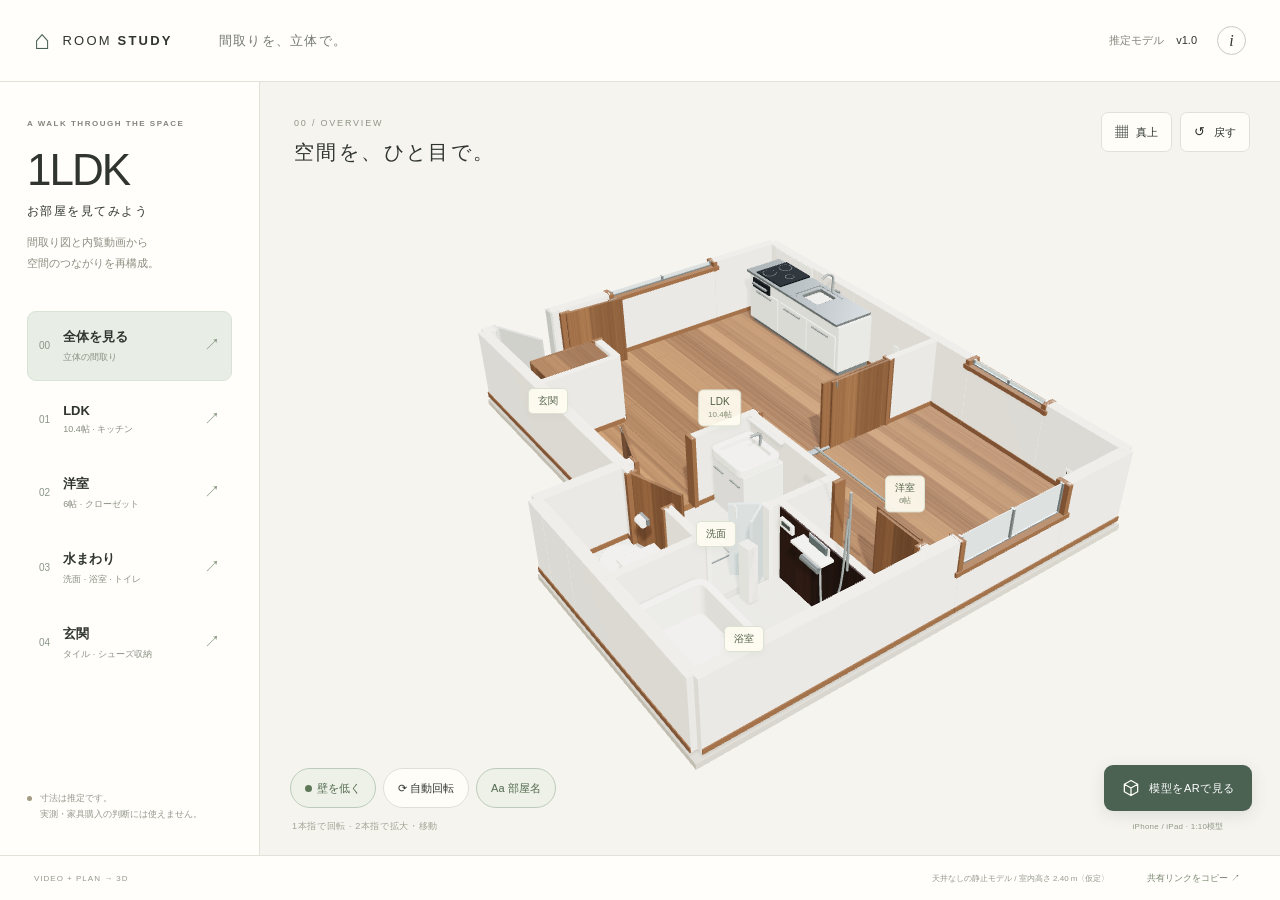
<file: index.html>
<!doctype html>
<html lang="ja">
<head>
<meta charset="utf-8"><meta name="viewport" content="width=device-width,initial-scale=1,viewport-fit=cover">
<meta name="theme-color" content="#f6f4ef"><meta name="robots" content="noindex,nofollow">
<meta name="description" content="間取り図と内覧動画を参考に作成した1LDKの推定3Dモデル。指で回転・拡大できます。">
<title>ROOM STUDY — 1LDKを立体で見る</title>
<link rel="icon" href="./assets/icon.svg" type="image/svg+xml"><link rel="stylesheet" href="./styles.css">
<script type="importmap">{"imports":{"three":"./vendor/three/build/three.module.js","three/addons/":"./vendor/three/addons/"}}</script>
</head>
<body>
<header class="header">
  <a class="brand" href="./" aria-label="最初の画面へ"><span class="brand-icon">⌂</span><span>ROOM <b>STUDY</b></span></a>
  <div class="header-title">間取りを、立体で。</div>
  <div class="header-right"><span class="version">推定モデル <b>v1.0</b></span><button id="info-open" class="icon-btn" aria-label="モデルについて">i</button></div>
</header>
<main class="layout">
  <aside class="sidebar">
    <div class="intro"><p class="eyebrow">A WALK THROUGH THE SPACE</p><h1>1LDK<span>お部屋を見てみよう</span></h1><p class="intro-description">間取り図と内覧動画から<br>空間のつながりを再構成。</p></div>
    <nav class="room-nav" aria-label="視点の切り替え">
      <button class="room active" data-view="overview" aria-pressed="true"><span class="room-index">00</span><span class="room-name">全体を見る<small>立体の間取り</small></span><span class="room-arrow">↗</span></button>
      <button class="room" data-view="ldk" aria-pressed="false"><span class="room-index">01</span><span class="room-name">LDK<small>10.4帖 · キッチン</small></span><span class="room-arrow">↗</span></button>
      <button class="room" data-view="bedroom" aria-pressed="false"><span class="room-index">02</span><span class="room-name">洋室<small>6帖 · クローゼット</small></span><span class="room-arrow">↗</span></button>
      <button class="room" data-view="wash" aria-pressed="false"><span class="room-index">03</span><span class="room-name">水まわり<small>洗面 · 浴室 · トイレ</small></span><span class="room-arrow">↗</span></button>
      <button class="room" data-view="entry" aria-pressed="false"><span class="room-index">04</span><span class="room-name">玄関<small>タイル · シューズ収納</small></span><span class="room-arrow">↗</span></button>
    </nav>
    <div class="sidebar-note"><span class="note-dot"></span><p>寸法は推定です。<br>実測・家具購入の判断には使えません。</p></div>
    <button id="export-all" hidden>制作モード：3形式を生成</button>
  </aside>
  <section class="stage" aria-label="操作できる3Dモデル">
    <div id="canvas-wrap"><canvas id="viewer" aria-label="1LDKの3Dビューア。ドラッグで回転、ピンチで拡大縮小。"></canvas></div>
    <div class="stage-top"><div class="view-heading"><span id="view-number">00 / OVERVIEW</span><h2 id="view-title">空間を、ひと目で。</h2></div>
      <div class="view-actions"><button id="top-view" class="tool-btn" title="真上から見る">▦ <span>真上</span></button><button id="reset-view" class="tool-btn" title="最初の視点">↺ <span>戻す</span></button></div>
    </div>
    <div id="labels" aria-hidden="true"></div>
    <div id="loading" class="loading"><span class="loader"></span><strong>お部屋を準備しています</strong><small>3Dモデルを読み込み中…</small></div>
    <div id="error" class="error" hidden><strong>3D表示を開始できませんでした</strong><p id="error-message"></p><a href="./assets/preview.jpg">確認画像を見る</a><a href="./models/model.usdz">USDZを開く</a></div>
    <div class="stage-bottom"><div class="controls"><button id="cut-toggle" class="pill selected" aria-pressed="true"><span class="toggle-dot"></span>壁を低く</button><button id="rotate-toggle" class="pill" aria-pressed="false">⟳ 自動回転</button><button id="labels-toggle" class="pill selected" aria-pressed="true">Aa 部屋名</button></div><p id="gesture-help">1本指で回転 · 2本指で拡大・移動</p></div>
    <div class="ar-wrap"><a id="ar-link" class="ar-button" rel="ar" href="./models/model-mini.usdz" data-label="模型をARで見る" aria-label="10分の1模型をARで見る"><img src="./assets/ar-icon.svg" alt="10分の1模型をARで見る"></a><small>iPhone / iPad · 1:10模型</small></div>
  </section>
</main>
<footer class="footer"><span>VIDEO + PLAN → 3D</span><span>天井なしの静止モデル / 室内高さ 2.40 m〈仮定〉</span><button id="share-link">共有リンクをコピー ↗</button></footer>
<div id="toast" role="status"></div>
<dialog id="info"><button id="info-close" class="close-btn" aria-label="閉じる">×</button><p class="eyebrow">ABOUT THIS MODEL</p><h2>このモデルについて</h2><p>添付の間取り図を主資料に、内覧動画で見える仕上げと設備を参考にした、<strong>概略・推定モデル</strong>です。写真測量やLiDARスキャンではありません。</p><dl><dt>参考資料で確認した内容</dt><dd>LDK 10.4帖・洋室6帖の配置、茶色の床と建具、白いキッチン、IH天板、玄関タイル、三面鏡、洗濯機パン、浴室の濃色壁。</dd><dt>仮定した寸法</dt><dd>外形基準 約6.0 × 7.0 m（一部欠き込み）／天井高2.40 m／外壁厚0.15 m／内壁厚0.10 m。床スラブ底面Y=0、仕上げ床Y=0.18 m。</dd><dt>表示の省略</dt><dd>天井・屋根・周辺建物・人・荷物は含みません。ガラスと鏡は簡略表現です。壁を低くすると、上部建具や高い設備も非表示になります。</dd><dt>iPhone / LINEでの表示</dt><dd>ARはSafariでの確認を推奨します。LINE内でARが開かない場合はメニューから外部ブラウザへ。実機での表示・AR配置は未検証です。</dd><dt>公開について</dt><dd>このページをGitHub Pagesで公開すると、リンクを知る家族以外もアクセスできます。元動画・参考写真・位置情報は同梱していません。noindexはアクセス制限ではありません。</dd></dl><div class="download-links"><a href="./assets/rotation-preview.mp4">回転プレビュー（7秒）</a><a href="./models/model.glb" download>GLB（編集用）</a><a href="./models/model.usdz">USDZ（推定実寸）</a><a href="./models/model-mini.usdz">USDZ（1:10・低い壁）</a></div><p class="fine-print">実測図・避難計画・構造設計・家具の寸法判断には使用しないでください。</p></dialog>
<noscript><p>3D表示にはJavaScriptが必要です。<a href="./assets/preview.jpg">確認画像はこちら</a></p></noscript>
<script>if(location.protocol==='file:'){document.getElementById('loading').hidden=true;document.getElementById('error').hidden=false;document.getElementById('error-message').textContent='HTMLのダブルクリックではモデルを読み込めません。READMEの手順でローカルサーバーを起動するか、GitHub Pagesへ配置してください。';}</script>
<script type="module" src="./viewer.js"></script>
</body></html>
</file>
<file: styles.css>
:root{--bg:#f6f4ef;--paper:#fffefa;--ink:#30352f;--muted:#84877d;--line:#e3e2d9;--accent:#4b6253;--soft:#e8ede5;--wood:#977153}*{box-sizing:border-box}html,body{margin:0;height:100%;font-family:-apple-system,BlinkMacSystemFont,"Hiragino Sans","Yu Gothic UI",Meiryo,sans-serif;color:var(--ink);background:var(--bg)}button,a{-webkit-tap-highlight-color:transparent}button{font:inherit;cursor:pointer;color:inherit}button:focus-visible,a:focus-visible{outline:3px solid #9caf9e;outline-offset:4px}a{color:inherit}button{border:0}button[hidden],[hidden]{display:none!important}.header{height:82px;padding:0 34px;display:flex;align-items:center;gap:24px;border-bottom:1px solid var(--line);background:var(--paper)}.brand{display:flex;align-items:center;gap:10px;text-decoration:none;letter-spacing:2.2px;font-size:13px;white-space:nowrap}.brand b{font-weight:700}.brand-icon{font-size:27px;color:var(--accent);font-weight:600}.header-title{font-size:13px;color:#747a70;margin-left:22px;letter-spacing:.10em}.header-right{margin-left:auto;display:flex;align-items:center;gap:20px}.version{font-size:11px;color:var(--muted)}.version b{font-weight:500;margin-left:9px;color:var(--ink)}.icon-btn{border:1px solid #c7ccc0;border-radius:50%;background:none;width:29px;height:29px;font-family:Georgia,serif;font-style:italic}.layout{display:grid;grid-template-columns:260px 1fr;min-height:620px;height:calc(100svh - 127px)}.sidebar{border-right:1px solid var(--line);padding:37px 27px 24px;display:flex;flex-direction:column;gap:26px;background:var(--paper)}.eyebrow{font-size:8px;letter-spacing:1.5px;color:var(--muted);font-weight:600;margin:0 0 20px}.intro h1{font-size:44px;font-weight:500;letter-spacing:-2px;line-height:1;margin:0 0 15px}.intro h1 span{display:block;font-size:12px;letter-spacing:.12em;margin-top:13px;font-weight:500}.intro-description{font-size:11px;color:#8c8d80;line-height:1.9}.room-nav{display:flex;flex-direction:column;gap:5px}.room{background:transparent;display:flex;align-items:center;gap:13px;padding:16px 11px;text-align:left;border-radius:9px;border:1px solid transparent;transition:background .2s}.room:hover{background:#f4f5ee}.room.active{background:var(--soft);border-color:#d9e2d5}.room-index{font-size:10px;color:#8b9688;font-variant-numeric:tabular-nums}.room-name{font-size:13px;font-weight:600}.room-name small{display:block;font-size:9px;font-weight:400;color:#8a9083;margin-top:5px}.room-arrow{margin-left:auto;font-size:16px;color:#82947d}.sidebar-note{margin-top:auto;display:flex;gap:8px;align-items:baseline}.sidebar-note p{font-size:9px;color:#95998d;line-height:1.8}.note-dot{display:block;width:5px;height:5px;flex:0 0 5px;border-radius:50%;background:#a49c83}.stage{position:relative;overflow:hidden;min-width:0;isolation:isolate;background:var(--bg)}#canvas-wrap{position:absolute;inset:0;touch-action:none}#viewer{display:block;width:100%;height:100%;outline:0;touch-action:none}.stage-top{position:absolute;top:30px;left:34px;right:30px;display:flex;justify-content:space-between;align-items:flex-start;pointer-events:none}.view-heading span{font-size:9px;letter-spacing:1.8px;color:#8f9588}.view-heading h2{font-size:20px;font-weight:500;letter-spacing:.12em;margin:9px 0}.view-actions{display:flex;gap:8px;pointer-events:auto}.tool-btn{background:#fffefadb;border:1px solid #e0e2d8;border-radius:7px;padding:10px 13px;font-size:13px;min-height:40px}.tool-btn span{font-size:11px;margin-left:5px}.stage-bottom{position:absolute;bottom:22px;left:30px;right:200px}.controls{display:flex;gap:7px}.pill{background:#fffefadb;border:1px solid #dde1d5;border-radius:24px;padding:11px 14px;font-size:11px;min-height:40px;white-space:nowrap}.pill.selected{background:#edf1e7;border-color:#bdcbbb;color:#53694f}.toggle-dot{display:inline-block;height:7px;width:7px;border-radius:50%;background:#c9cdbf;margin-right:5px}.selected .toggle-dot{background:#5f7858}#gesture-help{font-size:9px;color:#a0a495;margin:12px 0 0 2px;letter-spacing:.07em}.ar-wrap{position:absolute;right:28px;bottom:23px;text-align:center}.ar-wrap small{display:block;font-size:8px;color:#8f9888;margin-top:10px;letter-spacing:.03em}.ar-button{display:flex;align-items:center;justify-content:center;gap:8px;background:var(--accent);color:white;text-decoration:none;padding:13px 17px;border-radius:9px;box-shadow:0 4px 16px #324b3920}.ar-button img{width:20px;height:20px}.ar-button:after{content:attr(data-label);font-size:11px;letter-spacing:.05em}.footer{height:45px;border-top:1px solid var(--line);display:flex;align-items:center;gap:24px;padding:0 34px;font-size:8px;letter-spacing:1px;color:#959a8d;background:var(--paper)}.footer span:nth-child(2){letter-spacing:0;margin-left:auto}.footer button{background:none;font-size:9px;color:#788670;margin-left:8px}#labels{position:absolute;inset:0;pointer-events:none}.room-label{position:absolute;transform:translate(-50%,-50%);background:#fffdf2e6;border:1px solid #dce1d2;border-radius:5px;padding:5px 9px;text-align:center;font-size:10px;box-shadow:0 3px 8px #283a2c08;color:#516046;white-space:nowrap;line-height:1.4}.room-label small{display:block;font-size:8px;color:#869079}.loading{position:absolute;inset:0;background:var(--bg);display:flex;align-items:center;justify-content:center;flex-direction:column;gap:16px;z-index:10}.loading strong{font-size:13px;font-weight:400}.loading small{font-size:10px;color:var(--muted)}.loader{border:2px solid #d6ddd1;border-top-color:var(--accent);height:28px;width:28px;border-radius:50%;animation:spin 1.2s linear infinite}@keyframes spin{to{transform:rotate(360deg)}}.error{position:absolute;top:25%;left:10%;right:10%;padding:24px;border:1px solid var(--line);border-radius:12px;background:var(--paper);z-index:30}.error p{font-size:13px;line-height:1.8}.error a{display:inline-block;padding:9px;font-size:12px}dialog{border:1px solid var(--line);border-radius:16px;max-width:570px;width:calc(100% - 34px);padding:32px;background:var(--paper);color:var(--ink);box-shadow:0 25px 100px #13221140;max-height:85svh}dialog::backdrop{background:#27322970;backdrop-filter:blur(3px)}dialog h2{font-size:23px;font-weight:500}dialog p,dialog dd{font-size:12px;line-height:1.9}dialog dt{font-size:12px;font-weight:600;margin-top:20px}dialog dd{margin:7px 0 0;color:#757c6d}.close-btn{float:right;width:32px;height:32px;background:#eef0e8;border-radius:50%;font-size:22px}.download-links{display:flex;flex-wrap:wrap;gap:10px;margin-top:24px}.download-links a{font-size:10px;padding:10px;background:#e9eee4;border-radius:5px}.fine-print{font-size:9px!important;color:#989c90}#toast{position:fixed;bottom:80px;left:50%;transform:translateX(-50%);z-index:100;background:#344539;color:white;padding:12px 18px;font-size:12px;border-radius:8px;opacity:0;transition:opacity .2s;pointer-events:none;max-width:90%;white-space:normal}#toast.show{opacity:1}#export-all{font-size:10px;padding:12px;background:#dfe7d7;border-radius:7px}body.capture .header,body.capture .sidebar,body.capture .footer,body.capture .stage-top,body.capture .stage-bottom,body.capture .ar-wrap,body.capture #labels{display:none}body.capture .layout{display:block;height:100svh;min-height:0}body.capture .stage{width:100%;height:100%}
@media(max-width:900px){.header{padding:0 20px}.header-title{display:none}.layout{grid-template-columns:210px 1fr}.sidebar{padding:28px 15px}.room{padding:14px 8px}.stage-top{left:22px}.stage-bottom{left:20px;right:20px;bottom:84px}.ar-wrap{bottom:23px;right:20px}.ar-wrap small{display:none}.controls{gap:5px}.pill{padding:10px 12px}.footer{padding:0 20px}.footer span:nth-child(2){display:none}}
@media(max-width:640px){.header{height:66px;padding:0 17px}.brand{font-size:11px;letter-spacing:1.8px;gap:7px}.brand-icon{font-size:24px}.header-right{gap:12px}.version{font-size:9px}.version b{margin-left:4px}.layout{display:flex;flex-direction:column;height:calc(100svh - 105px);min-height:560px}.sidebar{order:2;padding:0;border:0;border-top:1px solid var(--line);background:var(--paper);display:block}.intro,.sidebar-note{display:none}.room-nav{flex-direction:row;overflow-x:auto;padding:10px 10px 12px;gap:5px;scrollbar-width:none}.room-nav::-webkit-scrollbar{display:none}.room{padding:9px 12px;gap:7px;min-width:max-content;border-radius:7px;min-height:49px}.room-index{font-size:8px}.room-name{font-size:10px}.room-name small{font-size:8px;margin-top:4px}.room-arrow{display:none}.stage{flex:1;min-height:480px}.stage-top{top:22px;left:20px;right:16px}.view-heading span{font-size:8px}.view-heading h2{font-size:17px;margin-top:9px}.tool-btn{padding:9px 11px;min-height:37px}.tool-btn span{display:none}.view-actions{gap:5px}.stage-bottom{left:15px;right:15px;bottom:66px}.controls{gap:6px;justify-content:center}.pill{font-size:10px;padding:9px 11px;min-height:35px}.ar-wrap{bottom:14px;right:15px}.ar-button{padding:10px 13px;border-radius:7px}.ar-button:after{font-size:10px}.ar-button img{height:17px;width:17px}#gesture-help{font-size:8px;margin-top:12px;max-width:170px}.footer{height:39px;padding:0 17px;font-size:7px;gap:6px}.footer button{margin-left:auto;font-size:9px}.room-label{font-size:9px;padding:4px 6px}.room-label small{font-size:7px}dialog{padding:24px}#toast{bottom:150px}}
@media(prefers-reduced-motion:reduce){.loader{animation:none}*{scroll-behavior:auto!important}}
</file>
